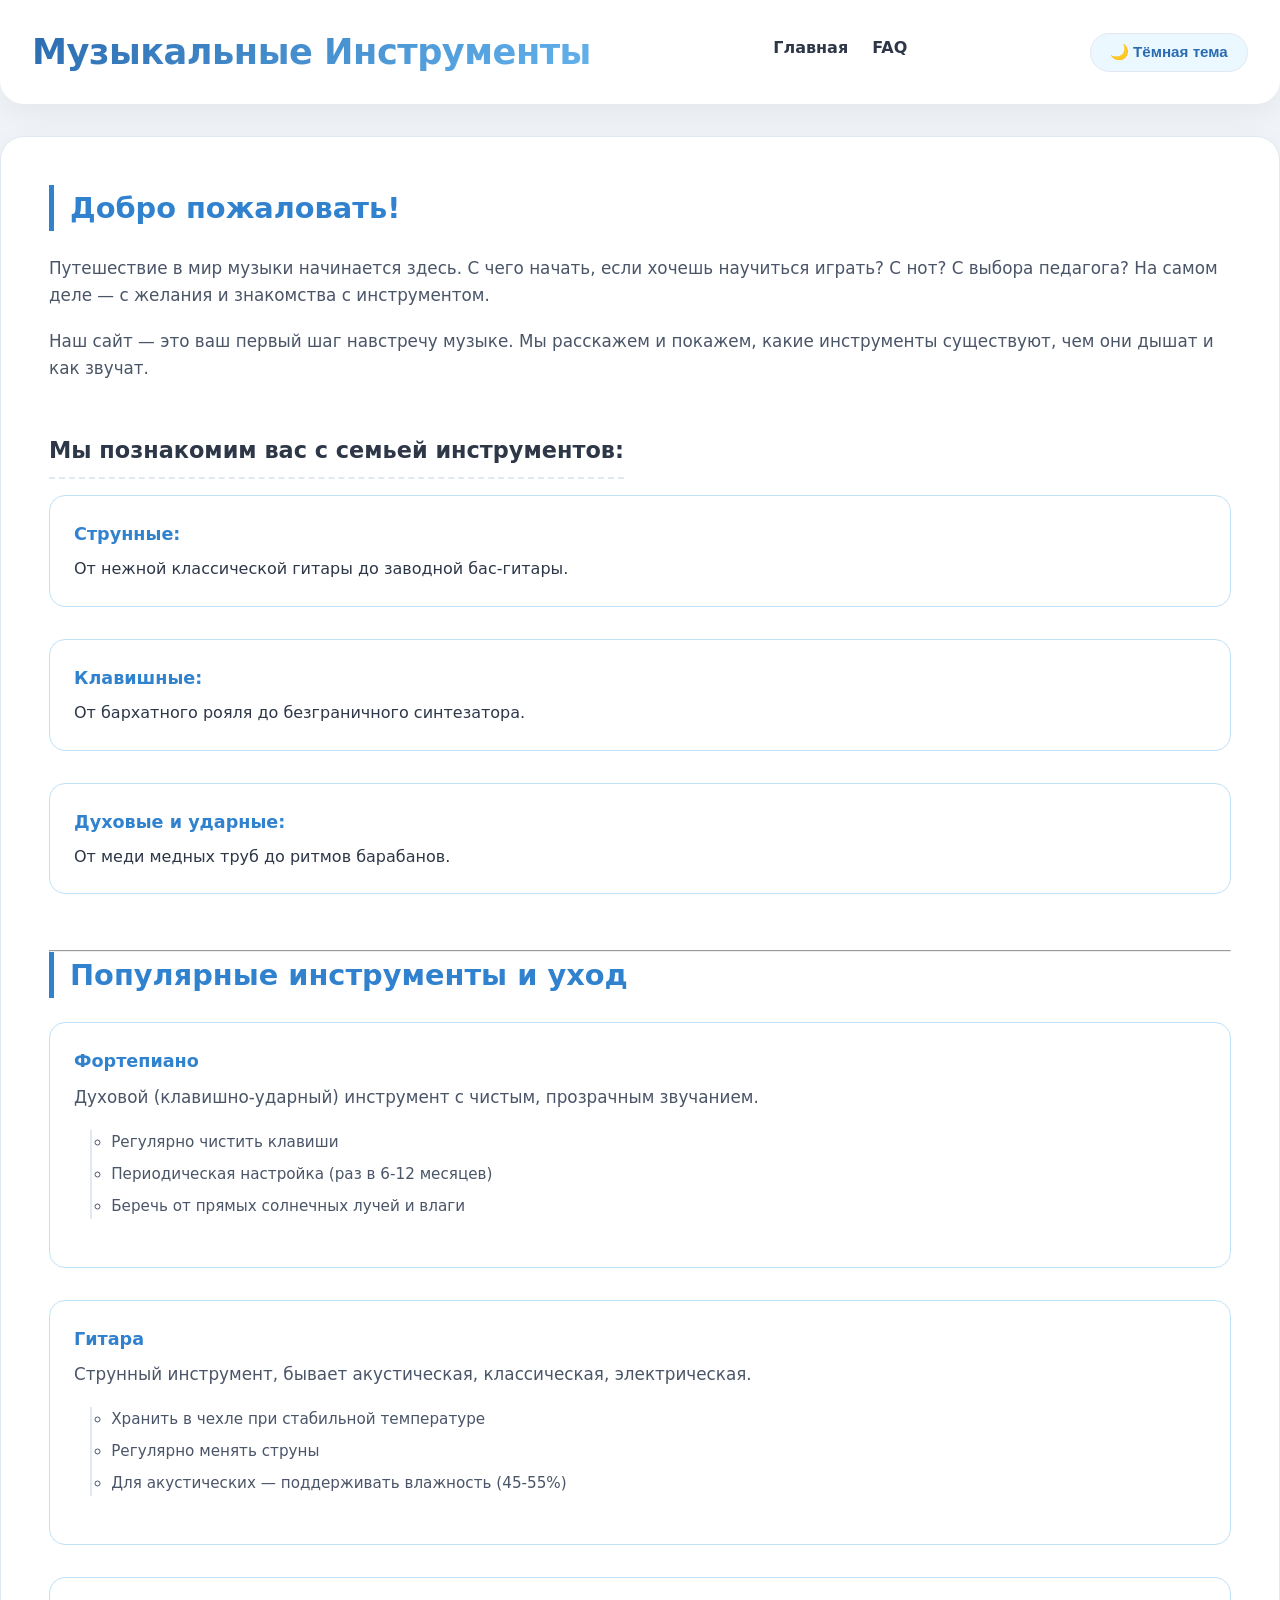
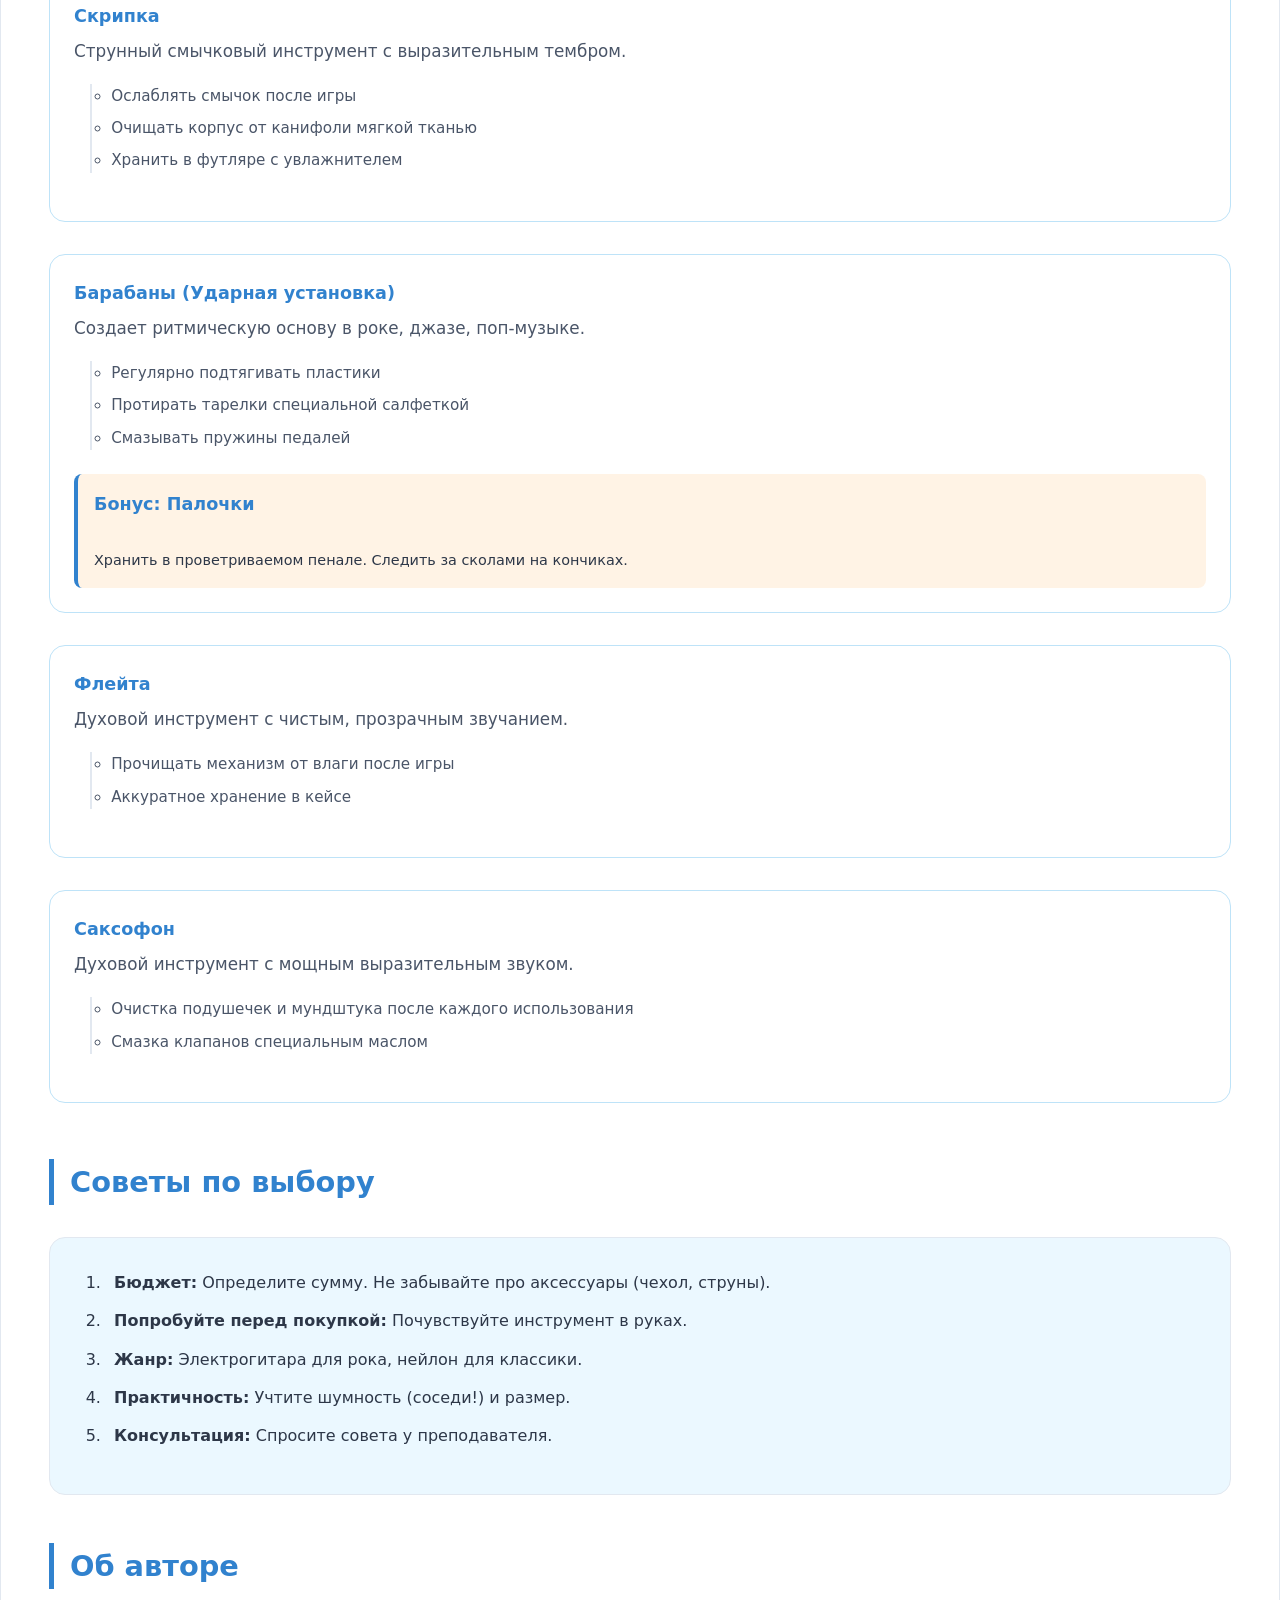
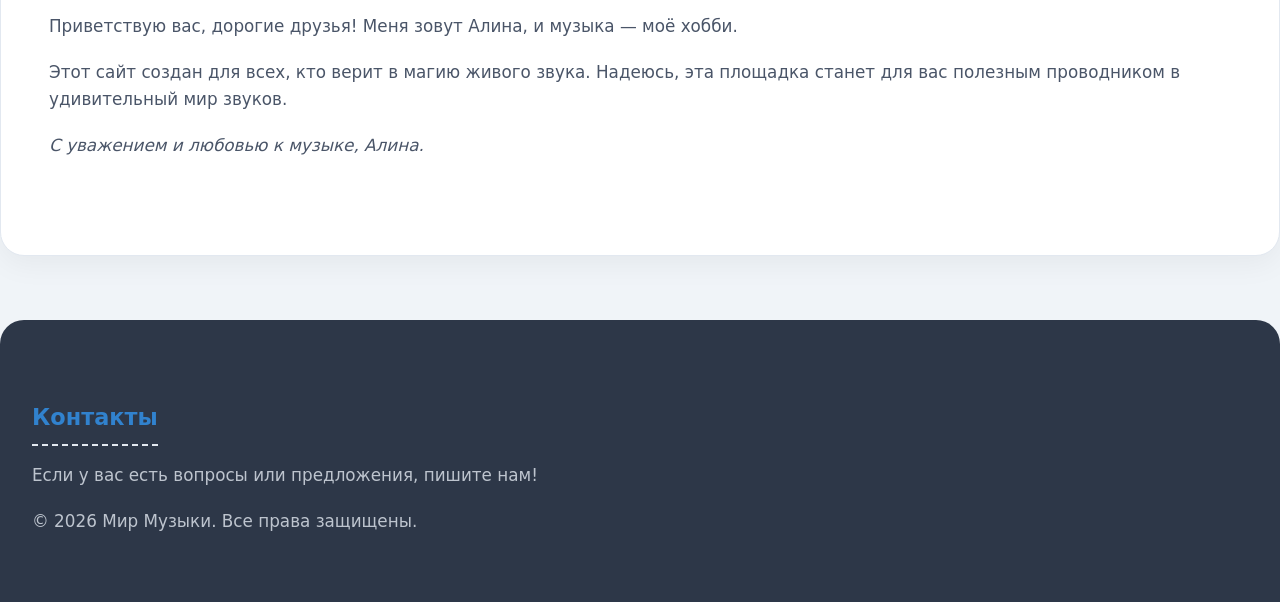
<file: index.html>
<!DOCTYPE html>
<html lang="ru">
<head>
    <meta charset="UTF-8">
    <meta name="viewport" content="width=device-width, initial-scale=1.0">
    <title>Мир Музыки</title>
    <!-- Link to your CSS file -->
    <link rel="stylesheet" href="code.css">
</head>
<body>

    <header>
        <div class="logo">
            <h1>Музыкальные Инструменты</h1>
        </div>
        <nav>
            <ul>
                <li><a href="code.html">Главная</a></li>
                <li><a href="code2.html">FAQ</a></li>
            </ul>
        </nav>
        <button id="theme-toggle" aria-label="Переключить тему">
            🌙 Тёмная тема
        </button>
    </header>

    <main>
        <section id="intro">
            <h2>Добро пожаловать!</h2>
            <p>Путешествие в мир музыки начинается здесь. С чего начать, если хочешь научиться играть? С нот? С выбора педагога? На самом деле — с желания и знакомства с инструментом.</p>
            <p>Наш сайт — это ваш первый шаг навстречу музыке. Мы расскажем и покажем, какие инструменты существуют, чем они дышат и как звучат.</p>
            
            <h3>Мы познакомим вас с семьей инструментов:</h3>
            <ul class="clean-list">
                <li><strong>Струнные:</strong> От нежной классической гитары до заводной бас-гитары.</li>
                <li><strong>Клавишные:</strong> От бархатного рояля до безграничного синтезатора.</li>
                <li><strong>Духовые и ударные:</strong> От меди медных труб до ритмов барабанов.</li>
            </ul>
        </section>

        <hr>

        <section id="instruments">
            <h2>Популярные инструменты и уход</h2>
            
            <ul>
                <li>
                    <strong>Фортепиано</strong>
                    <p>Духовой (клавишно-ударный) инструмент с чистым, прозрачным звучанием.</p>
                    <ul>
                        <li>Регулярно чистить клавиши</li>
                        <li>Периодическая настройка (раз в 6-12 месяцев)</li>
                        <li>Беречь от прямых солнечных лучей и влаги</li>
                    </ul>
                </li>

                <li>
                    <strong>Гитара</strong>
                    <p>Струнный инструмент, бывает акустическая, классическая, электрическая.</p>
                    <ul>
                        <li>Хранить в чехле при стабильной температуре</li>
                        <li>Регулярно менять струны</li>
                        <li>Для акустических — поддерживать влажность (45-55%)</li>
                    </ul>
                </li>

                <li>
                    <strong>Скрипка</strong>
                    <p>Струнный смычковый инструмент с выразительным тембром.</p>
                    <ul>
                        <li>Ослаблять смычок после игры</li>
                        <li>Очищать корпус от канифоли мягкой тканью</li>
                        <li>Хранить в футляре с увлажнителем</li>
                    </ul>
                </li>

                <li>
                    <strong>Барабаны (Ударная установка)</strong>
                    <p>Создает ритмическую основу в роке, джазе, поп-музыке.</p>
                    <ul>
                        <li>Регулярно подтягивать пластики</li>
                        <li>Протирать тарелки специальной салфеткой</li>
                        <li>Смазывать пружины педалей</li>
                    </ul>
                    <div class="bonus-note">
                        <strong>Бонус: Палочки</strong><br>
                        Хранить в проветриваемом пенале. Следить за сколами на кончиках.
                    </div>
                </li>

                <li>
                    <strong>Флейта</strong>
                    <p>Духовой инструмент с чистым, прозрачным звучанием.</p>
                    <ul>
                        <li>Прочищать механизм от влаги после игры</li>
                        <li>Аккуратное хранение в кейсе</li>
                    </ul>
                </li>

                <li>
                    <strong>Саксофон</strong>
                    <p>Духовой инструмент с мощным выразительным звуком.</p>
                    <ul>
                        <li>Очистка подушечек и мундштука после каждого использования</li>
                        <li>Смазка клапанов специальным маслом</li>
                    </ul>
                </li>
            </ul>
        </section>

        <section id="tips">
            <h2>Советы по выбору</h2>
            <div class="advice-block">
                <ol>
                    <li><strong>Бюджет:</strong> Определите сумму. Не забывайте про аксессуары (чехол, струны).</li>
                    <li><strong>Попробуйте перед покупкой:</strong> Почувствуйте инструмент в руках.</li>
                    <li><strong>Жанр:</strong> Электрогитара для рока, нейлон для классики.</li>
                    <li><strong>Практичность:</strong> Учтите шумность (соседи!) и размер.</li>
                    <li><strong>Консультация:</strong> Спросите совета у преподавателя.</li>
                </ol>
            </div>
        </section>

        <section id="author">
            <h2>Об авторе</h2>
            <p>Приветствую вас, дорогие друзья! Меня зовут Алина, и музыка — моё хобби.</p>
            <p>Этот сайт создан для всех, кто верит в магию живого звука. Надеюсь, эта площадка станет для вас полезным проводником в удивительный мир звуков.</p>
            <p><em>С уважением и любовью к музыке, Алина.</em></p>
        </section>
    </main>

    <footer>
        <h3>Контакты</h3>
        <p>Если у вас есть вопросы или предложения, пишите нам!</p>
        <p>&copy; 2026 Мир Музыки. Все права защищены.</p>
    </footer>

    <!-- Link to your JS file -->
    <script src="code.js"></script>
</body>
</html>
</file>
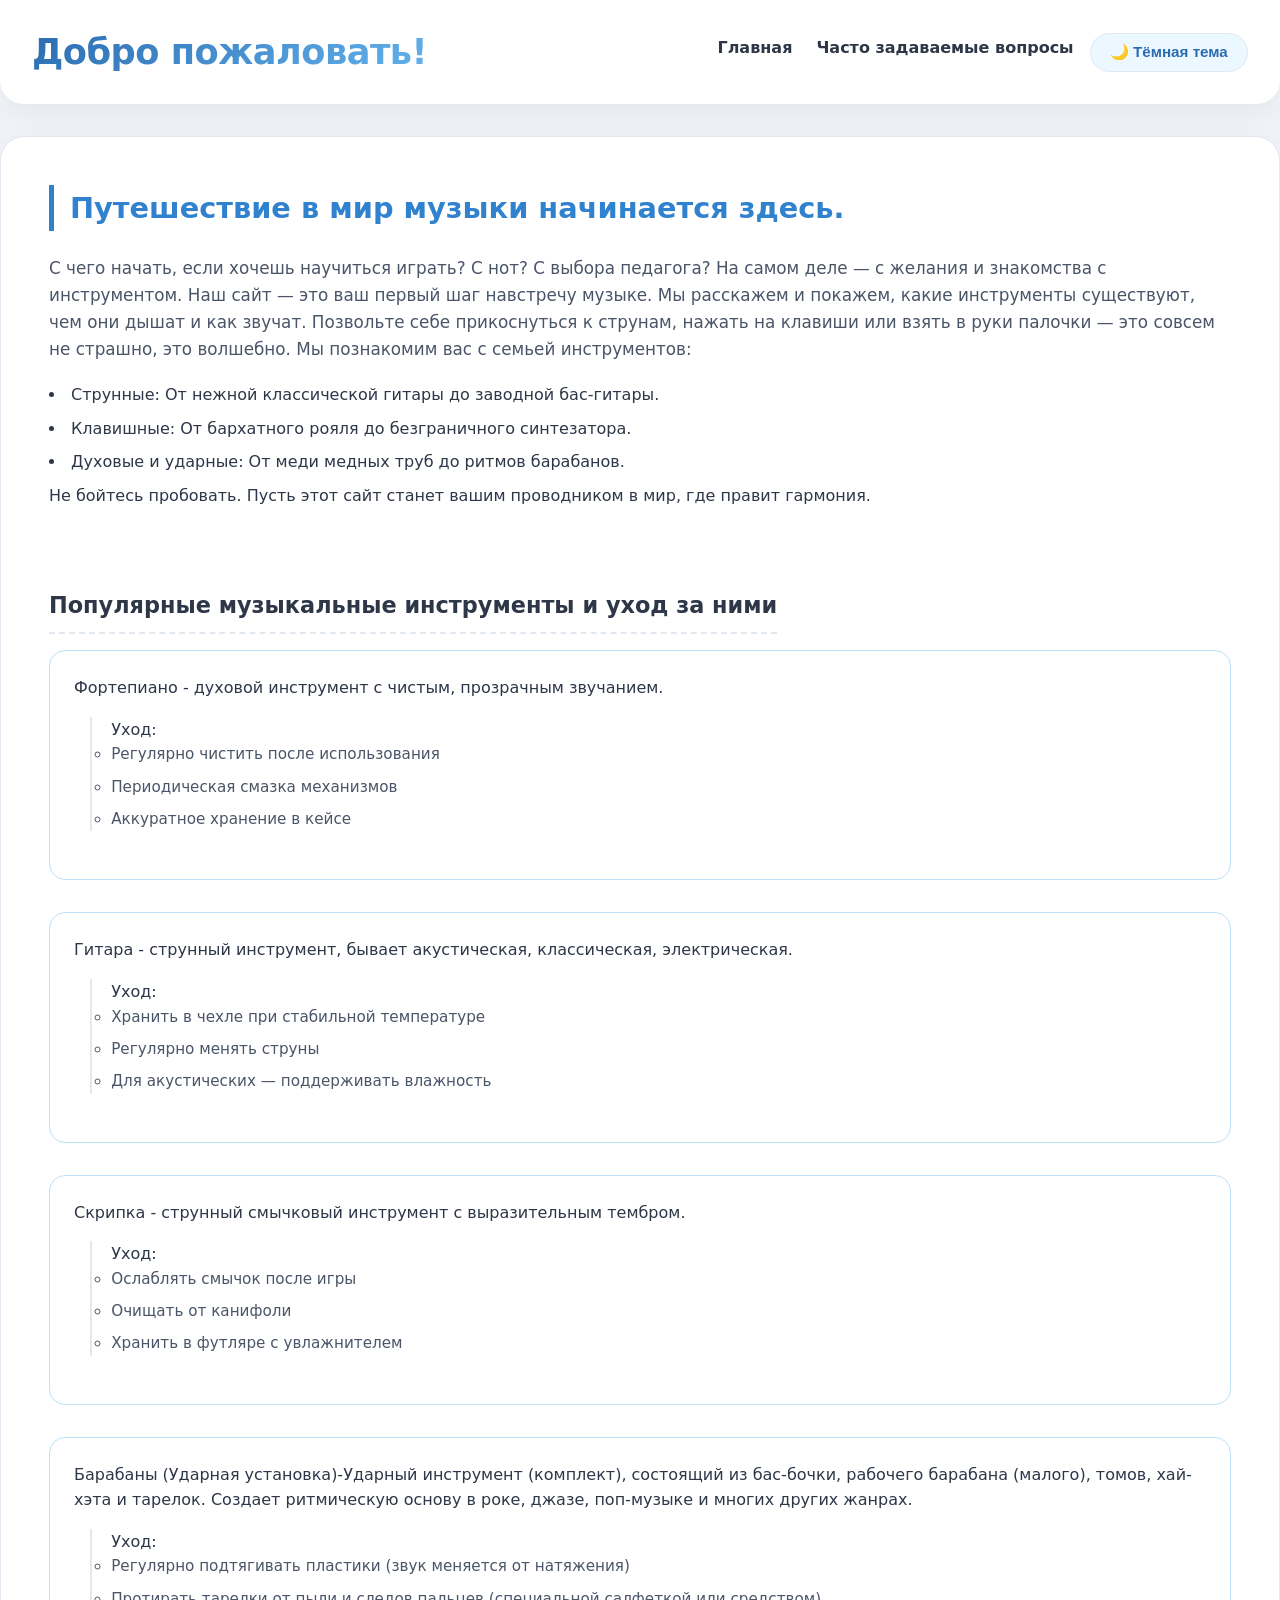
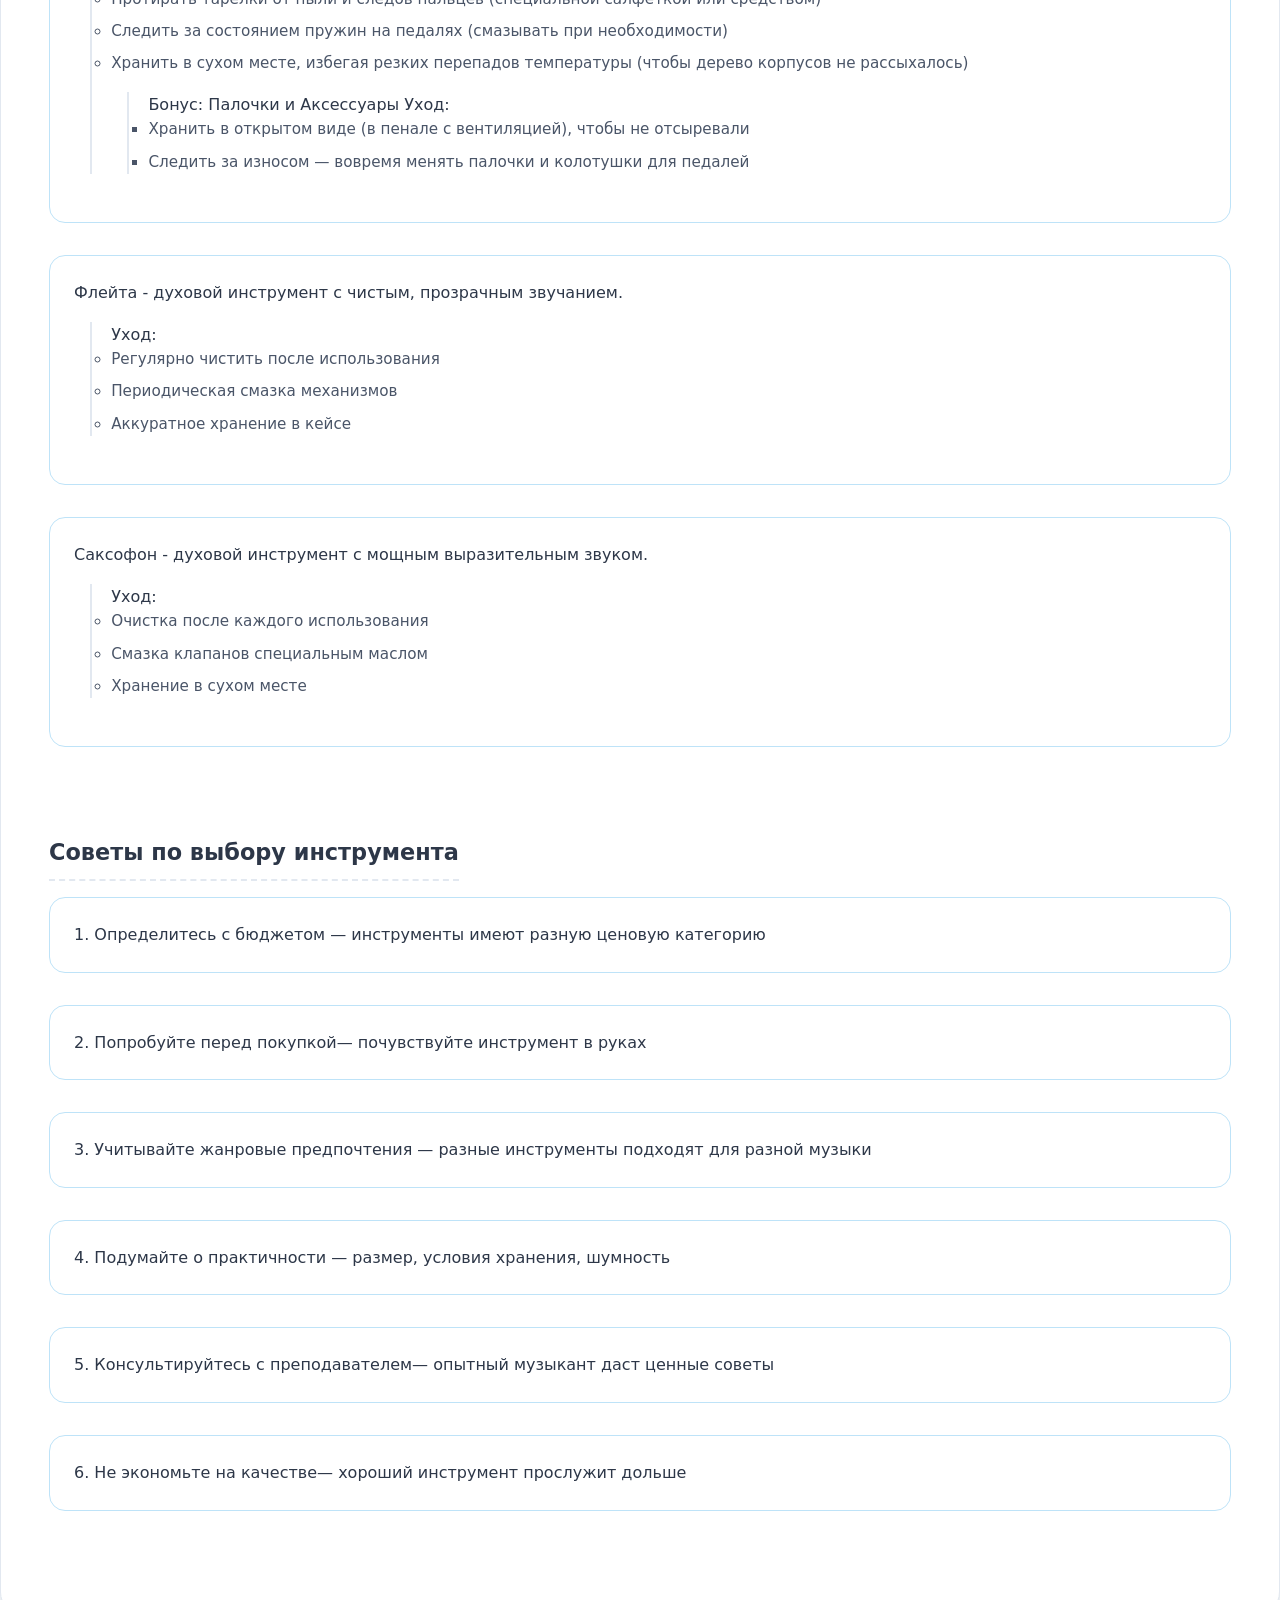
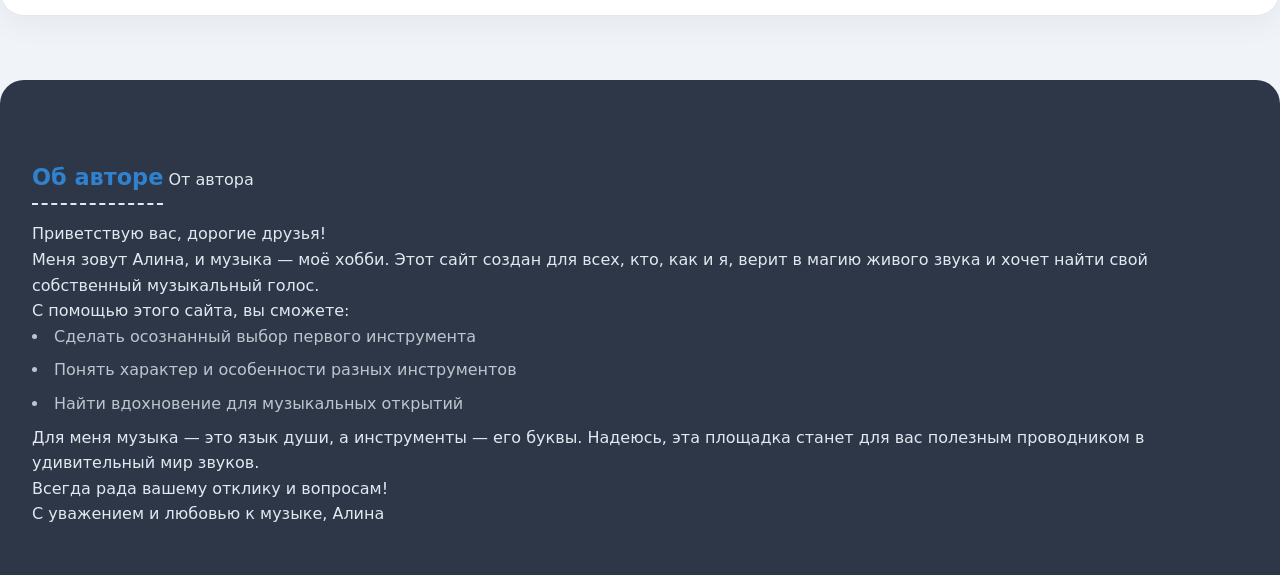
<file: code.html>
<!DOCTYPE html>
<html lang="ru">
<head>
	<script>code.js</script>
  <meta charset="UTF-8">
  <meta name="viewport" content="width=device-width, initial-scale=1.0">
  <meta name="color-scheme" content="light dark">
  <title>Знакомство с музыкальными инструментами</title>
  <link href="code.css" rel="stylesheet" type="text/css">
  <script>
    (function() {
      const savedTheme = localStorage.getItem('theme');
      if (savedTheme) {
        document.documentElement.setAttribute('data-theme', savedTheme);
      } else if (window.matchMedia('(prefers-color-scheme: dark)').matches) {
        document.documentElement.setAttribute('data-theme', 'dark');
      }
    })();
  </script>
</head>
<body>
  <header>
    <h1>Добро пожаловать!</h1>
    <div style="display: flex; align-items: center; gap: 1rem;">
      <nav>
        <ul>
          <li><a href="code.html">Главная</a></li>
          <li><a href="code2.html">Часто задаваемые вопросы</a></li>
        </ul>
      </nav>
      <button id="theme-toggle" aria-label="Переключить тему">Тёмная тема</button>
    </div>
  </header>

	<main>
		<section>
		    <h2> Путешествие в мир музыки начинается здесь. </h2>
			<p> С чего начать, если хочешь научиться играть? С нот? С выбора педагога? На самом деле — с желания и знакомства с инструментом.

Наш сайт — это ваш первый шаг навстречу музыке. Мы расскажем и покажем, какие инструменты существуют, чем они дышат и как звучат. Позвольте себе прикоснуться к струнам, нажать на клавиши или взять в руки палочки — это совсем не страшно, это волшебно.

Мы познакомим вас с семьей инструментов:

<li>Струнные: От нежной классической гитары до заводной бас-гитары.
<li>Клавишные: От бархатного рояля до безграничного синтезатора.
<li>Духовые и ударные: От меди медных труб до ритмов барабанов.</li>

Не бойтесь пробовать. Пусть этот сайт станет вашим проводником в мир, где правит гармония.

</p>

			
		</section>
	    <section>

            <h3>Популярные музыкальные инструменты и уход за ними</h3>

            <ul>

                <li>Фортепиано - духовой инструмент с чистым, прозрачным звучанием.
<ul>Уход:
<li>Регулярно чистить после использования</li>
<li>Периодическая смазка механизмов</li>
<li>Аккуратное хранение в кейсе</li></ul>
                <li>Гитара - струнный инструмент, бывает акустическая, классическая, электрическая.
<ul>Уход:
<li>Хранить в чехле при стабильной температуре</li>
<li>Регулярно менять струны</li>
<li>Для акустических — поддерживать влажность</li></ul>
                </li>
                <li>Скрипка - cтрунный смычковый инструмент с выразительным тембром.
<ul>Уход:
<li>Ослаблять смычок после игры</li>
<li>Очищать от канифоли</li>
<li>Хранить в футляре с увлажнителем</li></ul>
                <li>Барабаны (Ударная установка)-Ударный инструмент (комплект), состоящий из бас-бочки, рабочего барабана (малого), томов, хай-хэта и тарелок. Создает ритмическую основу в роке, джазе, поп-музыке и многих других жанрах.
<ul>Уход:
<li>Регулярно подтягивать пластики (звук меняется от натяжения)</li>
<li>Протирать тарелки от пыли и следов пальцев (специальной салфеткой или средством)</li>
<li>Следить за состоянием пружин на педалях (смазывать при необходимости)</li>
<li>Хранить в сухом месте, избегая резких перепадов температуры (чтобы дерево корпусов не рассыхалось)</li>
<ul>Бонус: Палочки и Аксессуары
Уход:
<li>Хранить в открытом виде (в пенале с вентиляцией), чтобы не отсыревали</li>
<li>Следить за износом — вовремя менять палочки и колотушки для педалей</li></ul></ul>
                <li>Флейта - духовой инструмент с чистым, прозрачным звучанием.
<ul>Уход:
<li>Регулярно чистить после использования</li>
<li>Периодическая смазка механизмов</li>
<li>Аккуратное хранение в кейсе</li></ul>
                <li>Саксофон - духовой инструмент с мощным выразительным звуком.
<ul>Уход:
<li>Очистка после каждого использования</li>
<li>Смазка клапанов специальным маслом</li>
<li>Хранение в сухом месте</li></ul>
        </section>     
        <section>
<h3>Советы по выбору инструмента</h3>

<ul><li>1. Определитесь с бюджетом — инструменты имеют разную ценовую категорию
<li>2. Попробуйте перед покупкой— почувствуйте инструмент в руках
<li>3. Учитывайте жанровые предпочтения — разные инструменты подходят для разной музыки
<li>4. Подумайте о практичности — размер, условия хранения, шумность
<li>5. Консультируйтесь с преподавателем— опытный музыкант даст ценные советы
<li>6. Не экономьте на качестве— хороший инструмент прослужит дольше</ul>
        </section>
		
	</main>
	<footer>
             <h3>Об авторе</h3>
От автора<br>
Приветствую вас, дорогие друзья!<br>

Меня зовут Алина, и музыка — моё хобби. Этот сайт создан для всех, кто, как и я, верит в магию живого звука и хочет найти свой собственный музыкальный голос.<br>
С помощью этого сайта, вы сможете:<br>
<li>Сделать осознанный выбор первого инструмента</li>
<li>Понять характер и особенности разных инструментов</li>
<li>Найти вдохновение для музыкальных открытий</li>

Для меня музыка — это язык души, а инструменты — его буквы. Надеюсь, эта площадка станет для вас полезным проводником в удивительный мир звуков.<br>
Всегда рада вашему отклику и вопросам!<br>
С уважением и любовью к музыке,
Алина
	</footer>
	  
  <script src="code.js"></script>
</body>
</html>
</file>
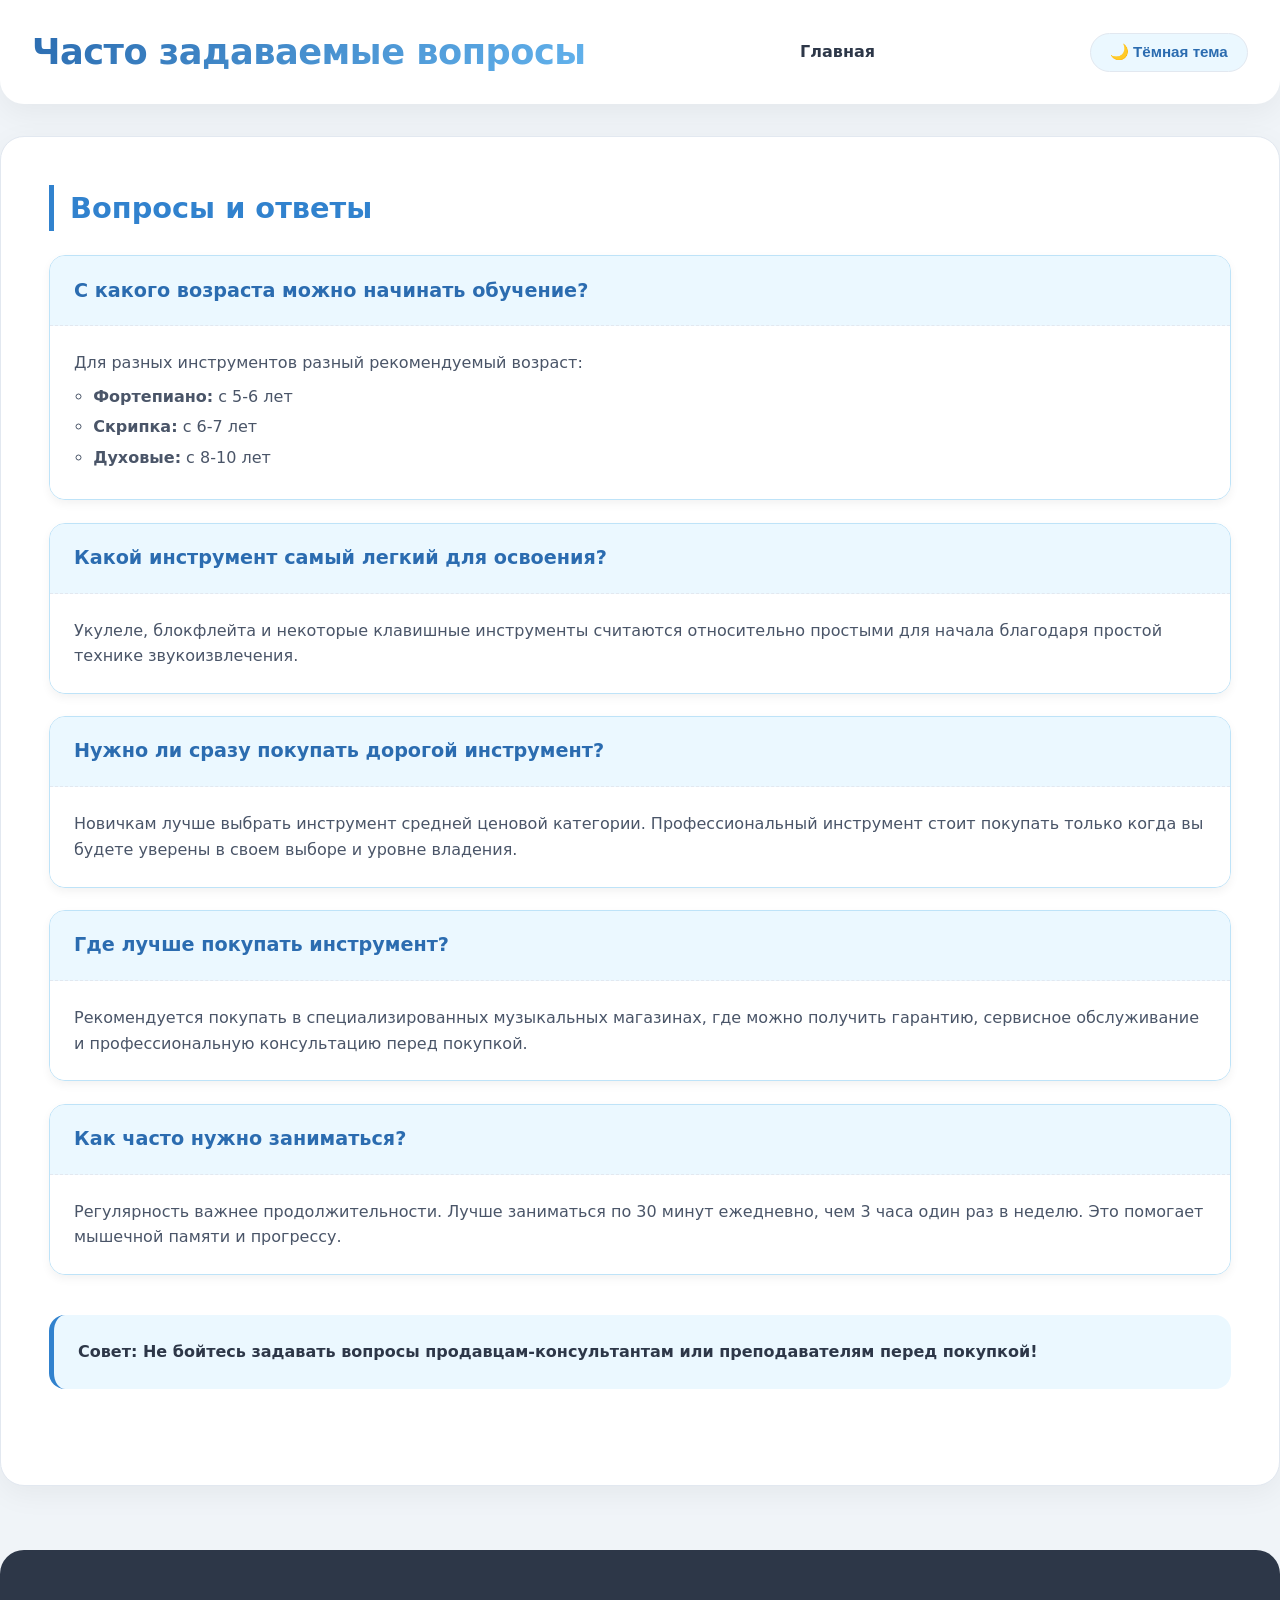
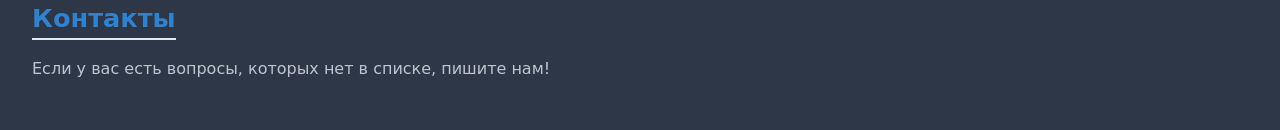
<file: code2.html>
<!DOCTYPE html>
<html lang="ru">
<head>
    <meta charset="UTF-8">
    <meta name="viewport" content="width=device-width, initial-scale=1.0">
    <title>Часто задаваемые вопросы - Мир Музыки</title>
    <link rel="stylesheet" href="code2.css">
</head>
<body>

    <header>
        <div class="logo">
            <h1>Часто задаваемые вопросы</h1>
        </div>
        <nav>
            <ul>
                <li><a href="code.html">Главная</a></li>
            </ul>
        </nav>
        <!-- THEME TOGGLE BUTTON ADDED HERE -->
        <button id="theme-toggle" aria-label="Переключить тему">
            Тёмная тема
        </button>
    </header>

    <main>
        <section id="faq-section">
            <h2>Вопросы и ответы</h2>
            
            <!-- Using the .faq-grid class defined in code2.css for styling -->
            <ul class="faq-grid">
                
                <li class="faq-item">
                    <div class="faq-question">
                         С какого возраста можно начинать обучение?
                    </div>
                    <div class="faq-answer">
                        <p>Для разных инструментов разный рекомендуемый возраст:</p>
                        <ul>
                            <li><strong>Фортепиано:</strong> с 5-6 лет</li>
                            <li><strong>Скрипка:</strong> с 6-7 лет</li>
                            <li><strong>Духовые:</strong> с 8-10 лет</li>
                        </ul>
                    </div>
                </li>

                <li class="faq-item">
                    <div class="faq-question">
                        Какой инструмент самый легкий для освоения?
                    </div>
                    <div class="faq-answer">
                        <p>Укулеле, блокфлейта и некоторые клавишные инструменты считаются относительно простыми для начала благодаря простой технике звукоизвлечения.</p>
                    </div>
                </li>

                <li class="faq-item">
                    <div class="faq-question">
                        Нужно ли сразу покупать дорогой инструмент?
                    </div>
                    <div class="faq-answer">
                        <p>Новичкам лучше выбрать инструмент средней ценовой категории. Профессиональный инструмент стоит покупать только когда вы будете уверены в своем выборе и уровне владения.</p>
                    </div>
                </li>

                <li class="faq-item">
                    <div class="faq-question">
                        Где лучше покупать инструмент?
                    </div>
                    <div class="faq-answer">
                        <p>Рекомендуется покупать в специализированных музыкальных магазинах, где можно получить гарантию, сервисное обслуживание и профессиональную консультацию перед покупкой.</p>
                    </div>
                </li>

                <li class="faq-item">
                    <div class="faq-question">
                        Как часто нужно заниматься?
                    </div>
                    <div class="faq-answer">
                        <p>Регулярность важнее продолжительности. Лучше заниматься по 30 минут ежедневно, чем 3 часа один раз в неделю. Это помогает мышечной памяти и прогрессу.</p>
                    </div>
                </li>

            </ul>

            <div class="tips-micro">
                <p>Совет: Не бойтесь задавать вопросы продавцам-консультантам или преподавателям перед покупкой!</p>
            </div>
        </section>
    </main>

    <footer>
        <h3>Контакты</h3>
        <p>Если у вас есть вопросы, которых нет в списке, пишите нам!</p>
    </footer>
    <script src="code.js"></script>
</body>
</html>
</file>
<file: code.css>
/* --- GLOBAL RESET & VARIABLES --- */
* {
    margin: 0;
    padding: 0;
    box-sizing: border-box;
}

:root {
    /* TRANSITIONS */
    --transition-speed: 0.4s ease;
    
    /* DEFAULT (LIGHT THEME) - Clean, Airy, Soft Blue/White */
    --bg-body: #f0f4f8;
    --text-main: #2d3748;
    --text-muted: #4a5568;
    
    --header-bg: #ffffff;
    --header-text: #2b6cb0;
    --header-shadow: rgba(0, 0, 0, 0.05);
    
    --card-bg: #ffffff;
    --card-border: #e2e8f0;
    --card-shadow: rgba(0, 0, 0, 0.05);
    
    --accent-color: #3182ce; /* Blue */
    --accent-hover: #2c5282;
    --btn-bg: #ebf8ff;
    --btn-text: #2b6cb0;
    
    --list-item-bg: #ffffff;
    --list-item-border: #bee3f8;
    
    --footer-bg: #2d3748;
    --footer-text: #e2e8f0;
    
    --gradient-text: linear-gradient(135deg, #2b6cb0, #63b3ed);
    --border-radius-lg: 1.5rem;
    --border-radius-md: 1rem;
}

/* DARK THEME - Radical Change: Deep Dark Purple/Neon Vibe */
[data-theme="dark"] {
    --bg-body: #0f0e17;
    --text-main: #fffffe;
    --text-muted: #a7a9be;
    
    --header-bg: #16161a;
    --header-text: #ff8906; /* Orange accent */
    --header-shadow: rgba(0, 0, 0, 0.5);
    
    --card-bg: #232129;
    --card-border: #444053;
    --card-shadow: rgba(0, 0, 0, 0.3);
    
    --accent-color: #ff8906; /* Neon Orange */
    --accent-hover: #f25f4c;
    --btn-bg: #2e2f3e;
    --btn-text: #ff8906;
    
    --list-item-bg: #232129;
    --list-item-border: #444053;
    
    --footer-bg: #050505;
    --footer-text: #a7a9be;
    
    --gradient-text: linear-gradient(135deg, #ff8906, #f25f4c);
}

/* --- BASE STYLES --- */
body {
    background-color: var(--bg-body);
    color: var(--text-main);
    font-family: system-ui, -apple-system, 'Segoe UI', Roboto, sans-serif;
    line-height: 1.6;
    transition: background-color var(--transition-speed), color var(--transition-speed);
    scroll-behavior: smooth;
}

header, main, footer {
    max-width: 1280px;
    margin: 0 auto;
    padding: 1.5rem 2rem;
}

/* --- HEADER --- */
header {
    background: var(--header-bg);
    color: var(--header-text);
    border-radius: 0 0 var(--border-radius-lg) var(--border-radius-lg);
    margin-bottom: 2rem;
    box-shadow: 0 10px 30px var(--header-shadow);
    display: flex;
    justify-content: space-between;
    align-items: center;
    flex-wrap: wrap;
    gap: 1rem;
    transition: background-color var(--transition-speed), box-shadow var(--transition-speed);
}

header h1 {
    font-size: 2.2rem;
    font-weight: 800;
    letter-spacing: -0.5px;
    background: var(--gradient-text);
    -webkit-background-clip: text;
    background-clip: text;
    color: transparent;
    margin: 0;
}

nav ul {
    display: flex;
    gap: 1.5rem;
    list-style: none;
    margin: 0;
}

nav a {
    color: var(--text-main);
    text-decoration: none;
    font-weight: 600;
    padding: 0.5rem 0;
    position: relative;
    transition: color 0.3s;
}

nav a::after {
    content: '';
    position: absolute;
    width: 0;
    height: 2px;
    bottom: 0;
    left: 0;
    background-color: var(--accent-color);
    transition: width 0.3s;
}

nav a:hover {
    color: var(--accent-color);
}

nav a:hover::after {
    width: 100%;
}

/* --- BUTTONS --- */
#theme-toggle {
    padding: 0.6rem 1.2rem;
    background-color: var(--btn-bg);
    color: var(--btn-text);
    border: 1px solid var(--card-border);
    border-radius: 50px;
    cursor: pointer;
    font-size: 0.95rem;
    font-weight: 600;
    transition: all 0.3s ease;
    display: flex;
    align-items: center;
    gap: 0.5rem;
}

#theme-toggle:hover {
    transform: translateY(-2px);
    box-shadow: 0 4px 12px rgba(0,0,0,0.1);
    filter: brightness(1.1);
}

/* --- MAIN CONTENT --- */
main {
    background: var(--card-bg);
    border-radius: var(--border-radius-lg);
    box-shadow: 0 8px 30px var(--card-shadow);
    padding: 3rem;
    margin-bottom: 3rem;
    border: 1px solid var(--card-border);
    transition: background-color var(--transition-speed), border-color var(--transition-speed);
}

section {
    margin-bottom: 3rem;
}

h2 {
    font-size: 1.8rem;
    font-weight: 700;
    color: var(--accent-color);
    border-left: 5px solid var(--accent-color);
    padding-left: 1rem;
    margin-bottom: 1.5rem;
}

h3 {
    font-size: 1.4rem;
    font-weight: 600;
    margin: 2rem 0 1rem;
    color: var(--text-main);
    border-bottom: 2px dashed var(--card-border);
    padding-bottom: 0.5rem;
    display: inline-block;
}

p {
    margin-bottom: 1.2rem;
    color: var(--text-muted);
    font-size: 1.05rem;
}

/* --- LISTS & CARDS --- */
ul {
    margin-left: 1.5rem;
    margin-bottom: 1.5rem;
}

li {
    margin-bottom: 0.5rem;
}

/* Instrument Cards Style */
section > ul {
    list-style: none;
    margin-left: 0;
    display: grid;
    gap: 1.5rem;
}

section > ul > li {
    background: var(--list-item-bg);
    border: 1px solid var(--list-item-border);
    padding: 1.5rem;
    border-radius: var(--border-radius-md);
    transition: transform 0.2s, border-color 0.3s;
}

section > ul > li:hover {
    transform: translateY(-3px);
    border-color: var(--accent-color);
}

section > ul > li strong {
    color: var(--accent-color);
    font-size: 1.1rem;
    display: block;
    margin-bottom: 0.5rem;
}

/* Nested Lists (Care instructions) */
li ul {
    margin-top: 1rem;
    margin-left: 1rem;
    padding-left: 1.2rem;
    border-left: 2px solid var(--card-border);
}

li ul li {
    font-size: 0.95rem;
    color: var(--text-muted);
}

/* Tips Section */
.advice-block {
    background: var(--btn-bg);
    border-radius: var(--border-radius-md);
    padding: 2rem;
    margin-top: 2rem;
    border: 1px solid var(--card-border);
}

.advice-block ol {
    margin-left: 1.5rem;
}

.advice-block li {
    margin-bottom: 0.8rem;
    padding-left: 0.5rem;
}

/* Bonus Note */
.bonus-note {
    background: rgba(255, 137, 6, 0.1); /* Slight tint of accent */
    border-left: 4px solid var(--accent-color);
    padding: 1rem;
    border-radius: 0.5rem;
    margin-top: 1rem;
    font-size: 0.9rem;
    color: var(--text-main);
}

/* --- FOOTER --- */
footer {
    background: var(--footer-bg);
    color: var(--footer-text);
    border-radius: var(--border-radius-lg) var(--border-radius-lg) 0 0;
    padding: 3rem 2rem;
    margin-top: 4rem;
    transition: background-color var(--transition-speed);
}

footer h3 {
    color: var(--accent-color);
    border-bottom-color: var(--card-border);
}

footer p, footer li {
    color: var(--footer-text);
    opacity: 0.8;
}

/* --- RESPONSIVE --- */
@media (max-width: 768px) {
    header, main, footer {
        padding: 1rem;
    }
    
    header h1 {
        font-size: 1.8rem;
    }
    
    nav ul {
        gap: 1rem;
        font-size: 0.9rem;
    }
    
    main {
        padding: 1.5rem;
    }
}
</file>
<file: code2.css>
/* --- GLOBAL RESET & VARIABLES --- */
* {
    margin: 0;
    padding: 0;
    box-sizing: border-box;
}

:root {
    /* TRANSITIONS */
    --transition-speed: 0.4s ease;
    
    /* DEFAULT (LIGHT THEME) - Clean, Airy, Soft Blue/White */
    --bg-body: #f0f4f8;
    --text-main: #2d3748;
    --text-muted: #4a5568;
    
    --header-bg: #ffffff;
    --header-text: #2b6cb0;
    --header-shadow: rgba(0, 0, 0, 0.05);
    
    --card-bg: #ffffff;
    --card-border: #e2e8f0;
    --card-shadow: rgba(0, 0, 0, 0.05);
    
    --accent-color: #3182ce; /* Blue */
    --accent-hover: #2c5282;
    --btn-bg: #ebf8ff;
    --btn-text: #2b6cb0;
    
    --faq-item-bg: #ffffff;
    --faq-item-border: #bee3f8;
    --faq-question-bg: #ebf8ff;
    --faq-question-text: #2b6cb0;
    
    --footer-bg: #2d3748;
    --footer-text: #e2e8f0;
    
    --gradient-text: linear-gradient(135deg, #2b6cb0, #63b3ed);
    --border-radius-lg: 1.5rem;
    --border-radius-md: 1rem;
}

/* DARK THEME - Radical Change: Deep Dark Purple/Neon Vibe */
[data-theme="dark"] {
    --bg-body: #0f0e17;
    --text-main: #fffffe;
    --text-muted: #a7a9be;
    
    --header-bg: #16161a;
    --header-text: #ff8906; /* Orange accent */
    --header-shadow: rgba(0, 0, 0, 0.5);
    
    --card-bg: #232129;
    --card-border: #444053;
    --card-shadow: rgba(0, 0, 0, 0.3);
    
    --accent-color: #ff8906; /* Neon Orange */
    --accent-hover: #f25f4c;
    --btn-bg: #2e2f3e;
    --btn-text: #ff8906;
    
    --faq-item-bg: #232129;
    --faq-item-border: #444053;
    --faq-question-bg: #2e2f3e;
    --faq-question-text: #ff8906;
    
    --footer-bg: #050505;
    --footer-text: #a7a9be;
    
    --gradient-text: linear-gradient(135deg, #ff8906, #f25f4c);
}

/* --- BASE STYLES --- */
body {
    background-color: var(--bg-body);
    color: var(--text-main);
    font-family: system-ui, -apple-system, 'Segoe UI', Roboto, sans-serif;
    line-height: 1.6;
    transition: background-color var(--transition-speed), color var(--transition-speed);
    scroll-behavior: smooth;
}

header, main, footer {
    max-width: 1280px;
    margin: 0 auto;
    padding: 1.5rem 2rem;
}

/* --- HEADER --- */
header {
    background: var(--header-bg);
    color: var(--header-text);
    border-radius: 0 0 var(--border-radius-lg) var(--border-radius-lg);
    margin-bottom: 2rem;
    box-shadow: 0 10px 30px var(--header-shadow);
    display: flex;
    justify-content: space-between;
    align-items: center;
    flex-wrap: wrap;
    gap: 1rem;
    transition: background-color var(--transition-speed), box-shadow var(--transition-speed);
}

header h1 {
    font-size: 2.2rem;
    font-weight: 800;
    letter-spacing: -0.5px;
    background: var(--gradient-text);
    -webkit-background-clip: text;
    background-clip: text;
    color: transparent;
    margin: 0;
}

nav ul {
    display: flex;
    gap: 1.5rem;
    list-style: none;
    margin: 0;
}

nav a {
    color: var(--text-main);
    text-decoration: none;
    font-weight: 600;
    padding: 0.5rem 0;
    position: relative;
    transition: color 0.3s;
}

nav a::after {
    content: '';
    position: absolute;
    width: 0;
    height: 2px;
    bottom: 0;
    left: 0;
    background-color: var(--accent-color);
    transition: width 0.3s;
}

nav a:hover {
    color: var(--accent-color);
}

nav a:hover::after {
    width: 100%;
}

/* --- BUTTONS --- */
#theme-toggle {
    padding: 0.6rem 1.2rem;
    background-color: var(--btn-bg);
    color: var(--btn-text);
    border: 1px solid var(--card-border);
    border-radius: 50px;
    cursor: pointer;
    font-size: 0.95rem;
    font-weight: 600;
    transition: all 0.3s ease;
    display: flex;
    align-items: center;
    gap: 0.5rem;
}

#theme-toggle:hover {
    transform: translateY(-2px);
    box-shadow: 0 4px 12px rgba(0,0,0,0.1);
    filter: brightness(1.1);
}

/* --- MAIN CONTENT --- */
main {
    background: var(--card-bg);
    border-radius: var(--border-radius-lg);
    box-shadow: 0 8px 30px var(--card-shadow);
    padding: 3rem;
    margin-bottom: 3rem;
    border: 1px solid var(--card-border);
    transition: background-color var(--transition-speed), border-color var(--transition-speed);
}

section {
    margin-bottom: 3rem;
}

h2 {
    font-size: 1.8rem;
    font-weight: 700;
    color: var(--accent-color);
    border-left: 5px solid var(--accent-color);
    padding-left: 1rem;
    margin-bottom: 1.5rem;
}

/* --- FAQ GRID STYLES --- */
.faq-grid {
    display: flex;
    flex-direction: column;
    gap: 1.4rem;
    list-style: none;
    margin: 0;
    padding: 0;
}

.faq-item {
    background: var(--faq-item-bg);
    border-radius: var(--border-radius-md);
    border: 1px solid var(--faq-item-border);
    box-shadow: 0 4px 10px var(--card-shadow);
    transition: all 0.3s ease;
    overflow: hidden;
}

.faq-item:hover {
    border-color: var(--accent-color);
    transform: translateY(-2px);
    box-shadow: 0 8px 18px rgba(0,0,0,0.1);
}

.faq-question {
    font-weight: 700;
    font-size: 1.2rem;
    padding: 1.2rem 1.5rem;
    color: var(--faq-question-text);
    background: var(--faq-question-bg);
    border-bottom: 1px dashed var(--card-border);
    display: flex;
    align-items: center;
    gap: 0.8rem;
    transition: background-color var(--transition-speed), color var(--transition-speed);
}

.faq-answer {
    padding: 1.5rem;
    font-size: 1rem;
    color: var(--text-muted);
    line-height: 1.6;
    background: var(--faq-item-bg);
    transition: background-color var(--transition-speed);
}

.faq-answer ul {
    margin-top: 0.5rem;
    padding-left: 1.2rem;
}

.faq-answer li {
    margin-bottom: 0.3rem;
}

/* Tips Micro Block */
.tips-micro {
    background: var(--btn-bg);
    border-radius: var(--border-radius-md);
    margin-top: 2.5rem;
    padding: 1.5rem;
    display: flex;
    align-items: center;
    gap: 1rem;
    flex-wrap: wrap;
    border-left: 5px solid var(--accent-color);
    transition: background-color var(--transition-speed);
}

.tips-micro p {
    margin: 0;
    font-weight: 600;
    color: var(--text-main);
}

.tips-micro span {
    font-size: 1.6rem;
}

/* --- FOOTER --- */
footer {
    background: var(--footer-bg);
    color: var(--footer-text);
    border-radius: var(--border-radius-lg) var(--border-radius-lg) 0 0;
    padding: 3rem 2rem;
    margin-top: 4rem;
    transition: background-color var(--transition-speed);
}

footer h3 {
    color: var(--accent-color);
    border-bottom: 2px solid var(--card-border);
    margin-top: 0;
    margin-bottom: 1rem;
    display: inline-block;
    font-size: 1.6rem;
    font-weight: 600;
}

footer p, footer li {
    color: var(--footer-text);
    opacity: 0.8;
}

footer ul {
    margin: 0.8rem 0 0.8rem 1rem;
}

/* --- RESPONSIVE --- */
@media (max-width: 768px) {
    header, main, footer {
        padding: 1rem;
    }
    
    header h1 {
        font-size: 1.8rem;
    }
    
    nav ul {
        gap: 1rem;
        font-size: 0.9rem;
    }
    
    main {
        padding: 1.5rem;
    }
    
    .faq-question {
        font-size: 1.05rem; 
        padding: 1rem;
    }
    
    .faq-answer {
        padding: 1rem;
    }
}

@media (max-width: 480px) {
    nav ul {
        gap: 1rem;
        flex-direction: column;
        align-items: flex-start;
    }
    
    body {
        font-size: 0.95rem;
    }
}
</file>
